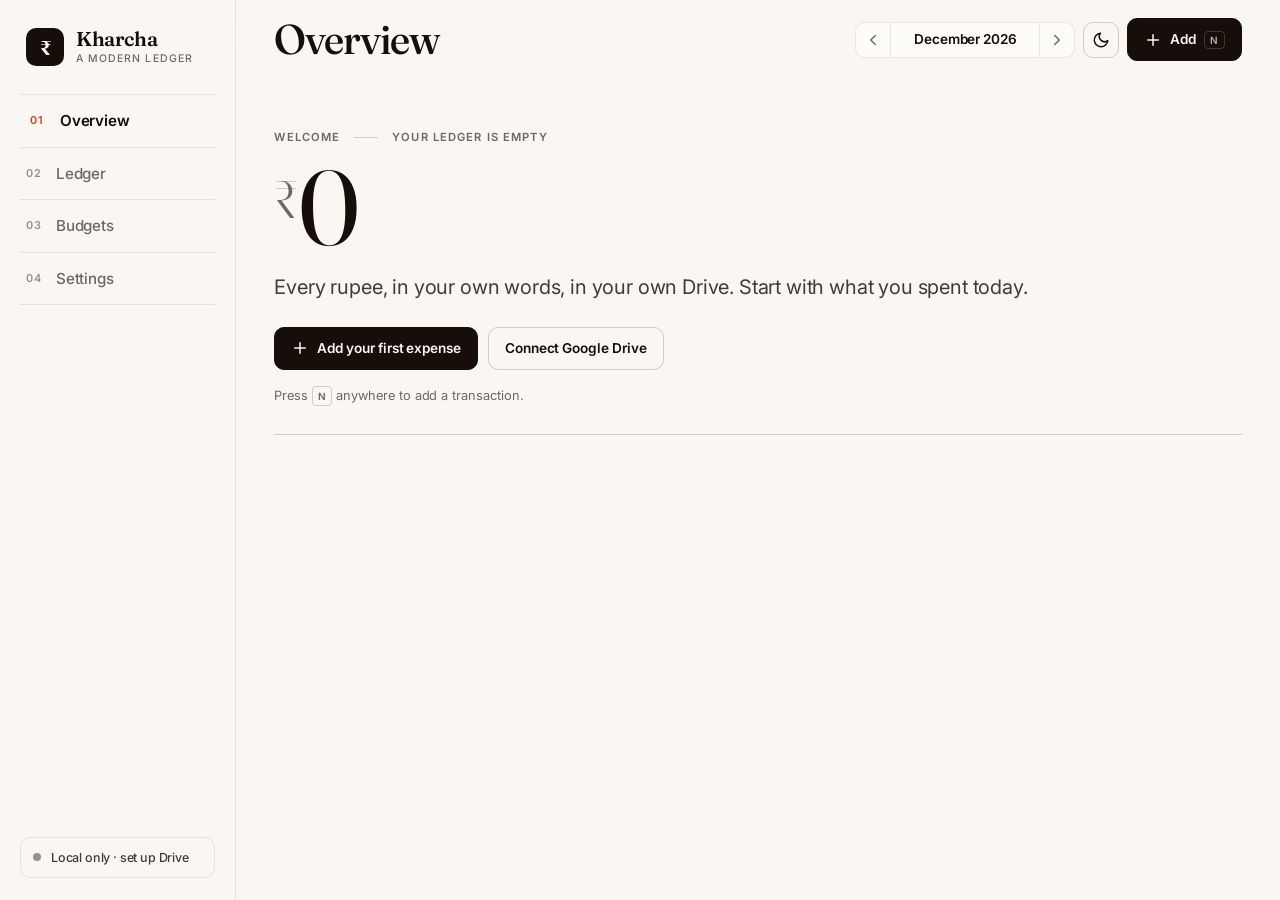
<file: index.html>
<!doctype html>
<html lang="en" data-theme="light">
<head>
  <meta charset="utf-8">
  <meta name="viewport" content="width=device-width, initial-scale=1, viewport-fit=cover">
  <title>Kharcha — Expense Manager</title>
  <meta name="description" content="A fast, private expense manager that keeps your data in your own Google Drive.">
  <meta name="color-scheme" content="light dark">
  <meta name="theme-color" content="#6d5dfc">
  <link rel="icon" href="data:image/svg+xml,%3Csvg xmlns='http://www.w3.org/2000/svg' viewBox='0 0 64 64'%3E%3Crect width='64' height='64' rx='16' fill='%236d5dfc'/%3E%3Cpath d='M20 44V20h8l8 14 8-14h8v24h-7V31l-9 15-9-15v13z' fill='white'/%3E%3C/svg%3E">
  <link rel="preconnect" href="https://fonts.googleapis.com">
  <link rel="preconnect" href="https://fonts.gstatic.com" crossorigin>
  <link href="https://fonts.googleapis.com/css2?family=Fraunces:ital,opsz,wght@0,9..144,300..700;1,9..144,300..700&family=Inter:wght@400;500;600;700&display=swap" rel="stylesheet">
  <link rel="stylesheet" href="css/styles.css">
</head>
<body>
  <div id="app" class="app">
    <aside class="sidebar">
      <a class="brand" href="#/dashboard">
        <span class="brand-mark">₹</span>
        <span class="brand-text">Kharcha<small>a modern ledger</small></span>
      </a>
      <nav class="nav" id="side-nav">
        <a href="#/dashboard" data-route="dashboard"><span class="nav-idx">01</span><span>Overview</span></a>
        <a href="#/transactions" data-route="transactions"><span class="nav-idx">02</span><span>Ledger</span></a>
        <a href="#/budgets" data-route="budgets"><span class="nav-idx">03</span><span>Budgets</span></a>
        <a href="#/settings" data-route="settings"><span class="nav-idx">04</span><span>Settings</span></a>
      </nav>
      <div class="sidebar-foot">
        <button class="sync-pill" id="sync-pill" type="button" title="Google Drive sync status">
          <span class="sync-dot"></span><span class="sync-text">Not connected</span>
        </button>
        <div class="user-chip" id="user-chip" hidden></div>
      </div>
    </aside>

    <main class="main">
      <header class="topbar">
        <div class="topbar-left">
          <h1 class="page-title" id="page-title">Dashboard</h1>
        </div>
        <div class="topbar-right">
          <div class="month-nav" id="month-nav">
            <button class="btn-icon" data-action="month-prev" title="Previous month" type="button"><i data-icon="chevron-left"></i></button>
            <button class="month-label" data-action="month-today" title="Jump to current month" type="button" id="month-label">Month</button>
            <button class="btn-icon" data-action="month-next" title="Next month" type="button"><i data-icon="chevron-right"></i></button>
          </div>
          <button class="btn btn-ghost btn-theme" data-action="toggle-theme" title="Toggle theme" type="button"><i data-icon="moon"></i></button>
          <button class="btn btn-primary" data-action="new-tx" type="button"><i data-icon="plus"></i><span>Add</span><kbd>N</kbd></button>
        </div>
      </header>
      <section id="view" class="view" aria-live="polite"></section>
    </main>

    <nav class="bottomnav" id="bottom-nav">
      <a href="#/dashboard" data-route="dashboard"><i data-icon="home"></i><span>Overview</span></a>
      <a href="#/transactions" data-route="transactions"><i data-icon="list"></i><span>Ledger</span></a>
      <button class="fab" data-action="new-tx" type="button" aria-label="Add transaction"><i data-icon="plus"></i></button>
      <a href="#/budgets" data-route="budgets"><i data-icon="target"></i><span>Budgets</span></a>
      <a href="#/settings" data-route="settings"><i data-icon="settings"></i><span>Settings</span></a>
    </nav>
  </div>

  <div id="modal-root"></div>
  <div id="toast-root" aria-live="polite"></div>

  <script src="https://accounts.google.com/gsi/client" async defer></script>
  <script type="module" src="js/app.js"></script>
</body>
</html>
</file>
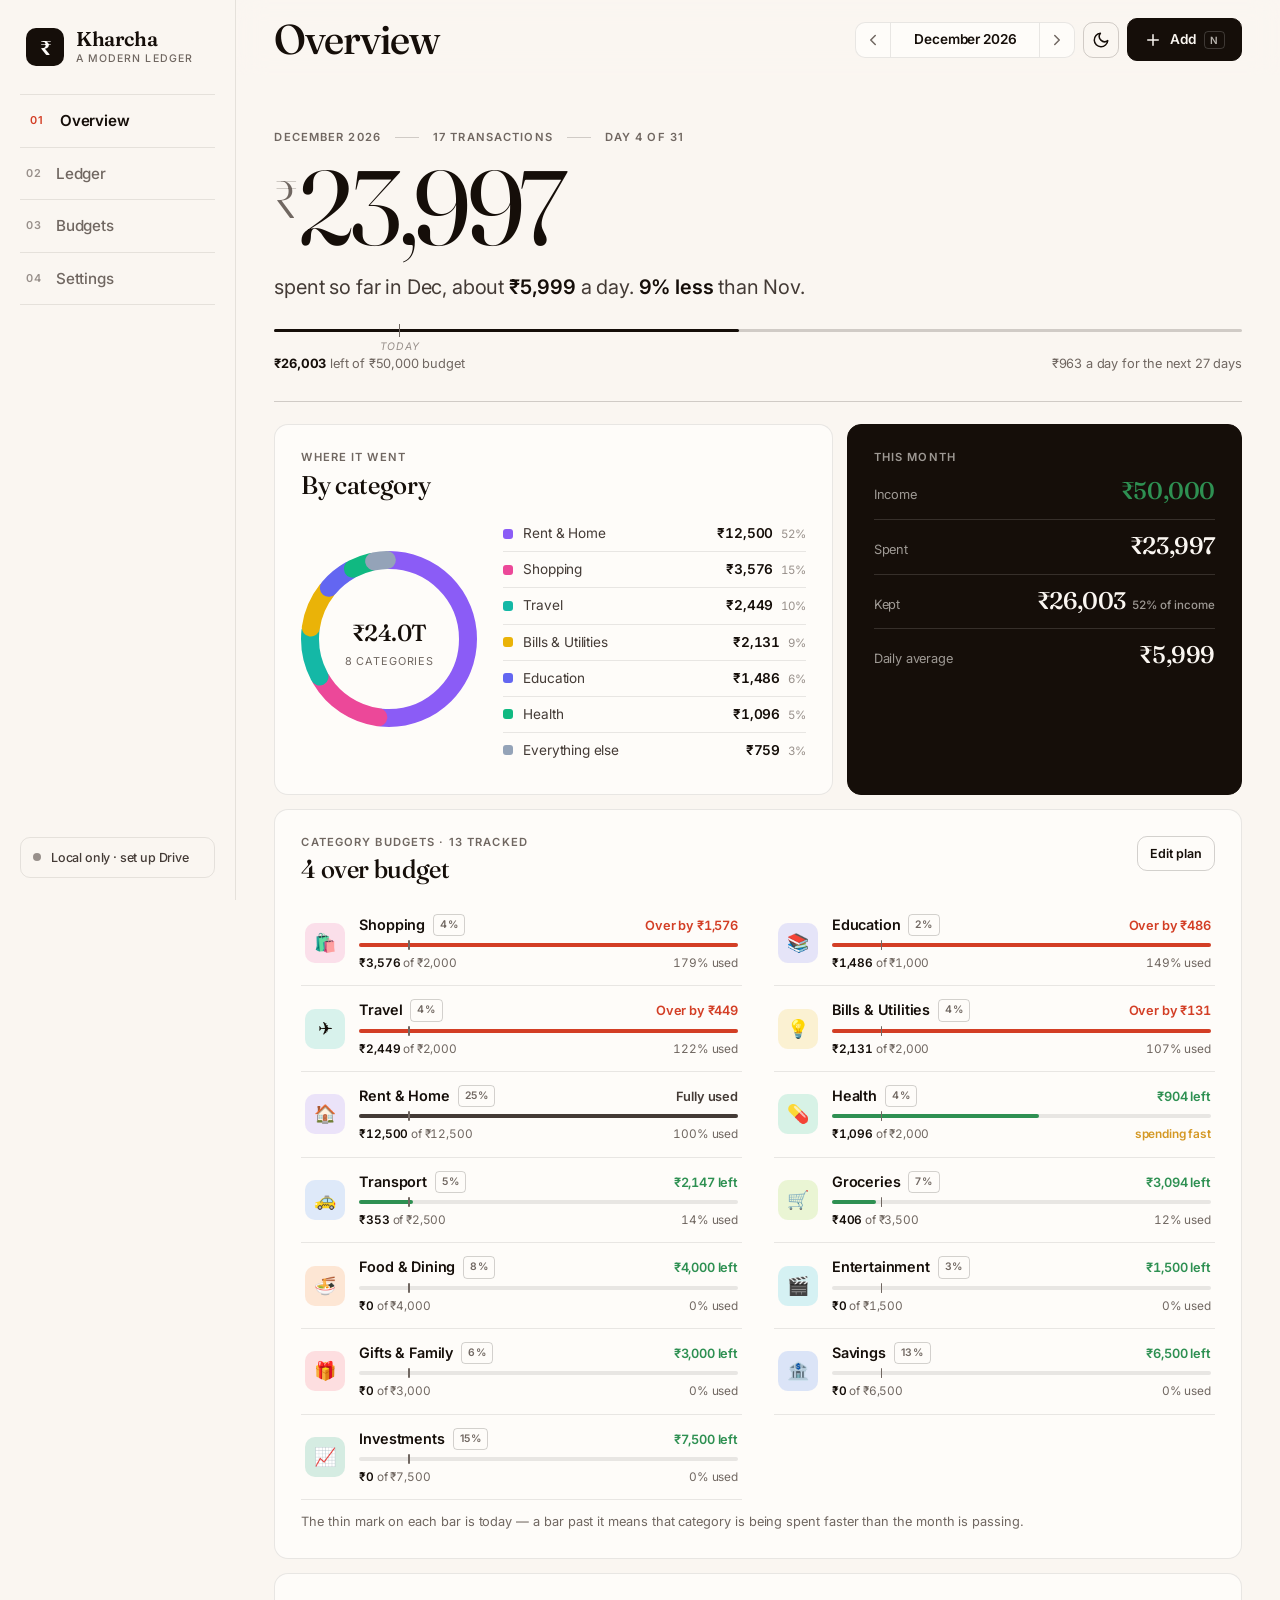
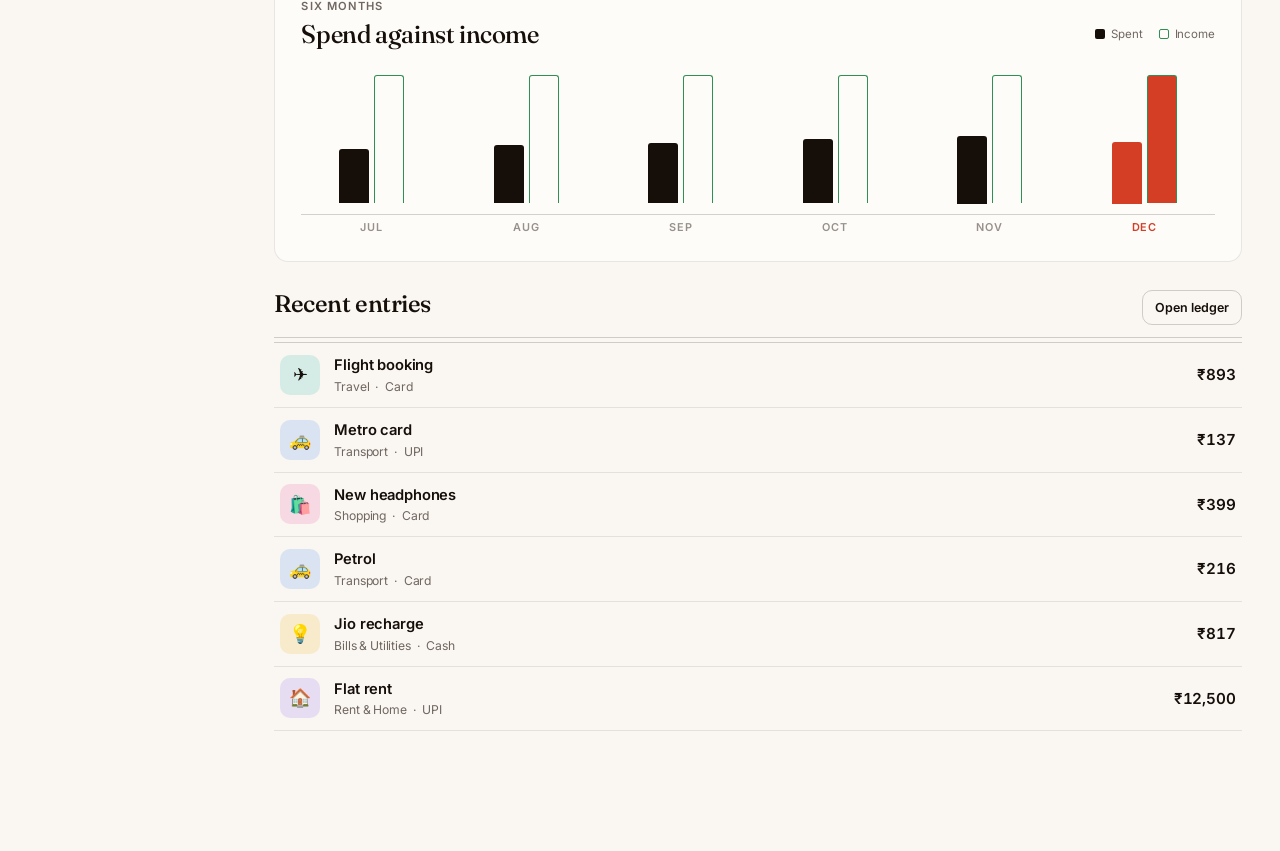
<file: seed-demo.html>
<!doctype html><meta charset="utf-8"><title>Seeding demo data…</title>
<script>
// Dev helper: fills the app with sample data, then opens it. Safe to delete.
const qs = new URLSearchParams(location.search);
if (!qs.has('force') && localStorage.getItem('kharcha:data') && !confirm('Replace the data in this browser with demo data?')) { location.replace('/'); throw new Error('cancelled'); }
const cats = ['food','groceries','transport','shopping','bills','rent','health','fun','travel','education','gifts'];
const notes = {food:['Lunch with team','Swiggy dinner','Chai & snacks','Pizza night'],groceries:['BigBasket','Weekly veggies','DMart run'],transport:['Uber to office','Metro card','Petrol'],shopping:['Myntra order','New headphones','Amazon'],bills:['Electricity bill','Jio recharge','Internet'],rent:['Flat rent','Maintenance'],health:['Pharmacy','Gym membership'],fun:['Movie tickets','Netflix','Concert'],travel:['Train to Surat','Flight booking'],education:['Udemy course','Books'],gifts:['Birthday gift','Diwali sweets']};
const amt = {food:[100,600],groceries:[200,900],transport:[50,400],shopping:[300,2500],bills:[200,900],rent:[12500,12500],health:[150,900],fun:[150,700],travel:[400,2500],education:[200,1200],gifts:[300,1500]};
const r=(a,b)=>Math.round(a+Math.random()*(b-a)); const pad=n=>String(n).padStart(2,'0');
const tx=[]; const now=new Date();
for(let mo=5; mo>=0; mo--){ const d=new Date(now.getFullYear(), now.getMonth()-mo, 1); const y=d.getFullYear(), m=d.getMonth()+1; const days= mo===0? now.getDate() : new Date(y,m,0).getDate();
  tx.push({id:`sal-${y}${m}`,type:'income',amount:50000,category:'salary',date:`${y}-${pad(m)}-01`,note:'Monthly salary',method:'Net Banking',updatedAt:Date.now(),createdAt:Date.now()});
  tx.push({id:`rent-${y}${m}`,type:'expense',amount:12500,category:'rent',date:`${y}-${pad(m)}-03`,note:'Flat rent',method:'UPI',updatedAt:Date.now(),createdAt:Date.now()});
  for(let i=0;i<r(14,20);i++){ const c=cats[r(0,cats.length-1)]; if(c==='rent')continue; const n=notes[c]; const [lo,hi]=amt[c];
    tx.push({id:`${y}${m}-${i}-${Math.random().toString(36).slice(2,8)}`,type:'expense',amount:r(lo,hi),category:c,date:`${y}-${pad(m)}-${pad(r(1,days))}`,note:n[r(0,n.length-1)],method:['UPI','UPI','Card','Cash'][r(0,3)],updatedAt:Date.now(),createdAt:Date.now()});
  }
}
const plan={rent:25,groceries:7,food:8,transport:5,bills:4,health:4,travel:4,gifts:6,shopping:4,fun:3,education:2,savings:13,investments:15}; const base=50000; const budgets={}; let tot=0; for(const [k,v] of Object.entries(plan)){budgets[k]=Math.round(base*v/100/10)*10; tot+=budgets[k];} budgets._total=tot;
const data={version:1,transactions:tx,categories:[],budgets,budgetsUpdatedAt:Date.now(),budgetPlan:{base,allocations:plan,updatedAt:Date.now()},settings:{currency:'INR',locale:'en-IN',updatedAt:0}};
localStorage.setItem('kharcha:data', JSON.stringify(data));
localStorage.setItem('kharcha:prefs', JSON.stringify({theme: new URLSearchParams(location.search).get('theme')||'light', clientId:'', month:`${now.getFullYear()}-${pad(now.getMonth()+1)}`, lastMethod:'UPI', txScope:'month'}));
location.replace('/' + (qs.has('open') ? '?open=' + qs.get('open') : '') + (location.hash||'#/dashboard'));
</script>
</file>
<file: css/styles.css>
/* ═══════════════════════════════════════════════════════════════════
   Kharcha — design system
   Concept: a modern bahi-khata. Paper, ink, one vermilion accent.
   Type: Fraunces (display) + Inter (body, tabular numbers).
   ═══════════════════════════════════════════════════════════════════ */

:root {
  --font-display: 'Fraunces', 'Iowan Old Style', Georgia, serif;
  --font-body: 'Inter', system-ui, -apple-system, 'Segoe UI', sans-serif;

  /* paper & ink (light) */
  --bg: oklch(0.975 0.008 80);
  --bg-deep: oklch(0.955 0.01 80);
  --surface: oklch(0.992 0.004 80);
  --surface-2: oklch(0.965 0.008 80);
  --ink: oklch(0.17 0.015 55);
  --ink-2: oklch(0.36 0.015 55);
  --ink-3: oklch(0.52 0.015 55);
  --ink-4: oklch(0.66 0.012 55);
  --line: oklch(0.17 0.015 55 / 0.09);
  --line-strong: oklch(0.17 0.015 55 / 0.18);

  /* accents — exactly two */
  --accent: oklch(0.58 0.19 32);           /* vermilion / sindoor */
  --accent-ink: oklch(0.99 0.004 80);
  --accent-soft: oklch(0.58 0.19 32 / 0.10);
  --income: oklch(0.58 0.13 152);          /* moss green */
  --income-soft: oklch(0.58 0.13 152 / 0.12);
  --warn: oklch(0.72 0.14 78);
  --warn-soft: oklch(0.72 0.14 78 / 0.16);

  /* legacy aliases used by components */
  --text: var(--ink); --text-2: var(--ink-2); --muted: var(--ink-3); --border: var(--line);
  --primary: var(--accent); --primary-soft: var(--accent-soft); --success: var(--income); --success-soft: var(--income-soft);
  --danger: var(--accent); --danger-soft: var(--accent-soft); --surface-3: var(--surface-2);

  --shadow: 0 1px 0 oklch(0.17 0.015 55 / 0.04), 0 18px 40px -28px oklch(0.17 0.015 55 / 0.35);
  --shadow-lg: 0 40px 90px -40px oklch(0.17 0.015 55 / 0.5);

  --r-xs: 6px; --r-sm: 10px; --r: 14px; --r-lg: 20px;
  --sidebar-w: 236px;
  --gutter: clamp(16px, 3vw, 40px);

  --ease-out: cubic-bezier(0.16, 1, 0.3, 1);
  --ease-in-out: cubic-bezier(0.76, 0, 0.24, 1);
  --ease-back: cubic-bezier(0.34, 1.56, 0.64, 1);
  --d-micro: 150ms; --d-sm: 250ms; --d-md: 400ms; --d-lg: 650ms;

  --t-display: clamp(3.2rem, 7vw + 1rem, 7rem);
  --t-h1: clamp(1.9rem, 2.2vw + 1rem, 2.6rem);
  --t-h2: clamp(1.25rem, 1vw + 0.8rem, 1.6rem);
  --t-body: 0.95rem;
  --t-label: 0.7rem;
}
html[data-theme="dark"] {
  --bg: oklch(0.17 0.012 60);
  --bg-deep: oklch(0.15 0.012 60);
  --surface: oklch(0.205 0.012 60);
  --surface-2: oklch(0.245 0.012 60);
  --ink: oklch(0.95 0.008 80);
  --ink-2: oklch(0.80 0.01 80);
  --ink-3: oklch(0.64 0.012 80);
  --ink-4: oklch(0.50 0.012 80);
  --line: oklch(0.95 0.008 80 / 0.09);
  --line-strong: oklch(0.95 0.008 80 / 0.18);
  --accent: oklch(0.70 0.15 32);
  --accent-ink: oklch(0.15 0.012 60);
  --accent-soft: oklch(0.70 0.15 32 / 0.14);
  --income: oklch(0.72 0.12 152);
  --income-soft: oklch(0.72 0.12 152 / 0.14);
  --warn: oklch(0.80 0.12 80);
  --warn-soft: oklch(0.80 0.12 80 / 0.16);
  --shadow: 0 1px 0 oklch(1 0 0 / 0.03), 0 20px 50px -30px oklch(0 0 0 / 0.8);
  --shadow-lg: 0 40px 90px -40px oklch(0 0 0 / 0.9);
}

/* ───────────── base ───────────── */
*, *::before, *::after { box-sizing: border-box; }
html { -webkit-text-size-adjust: 100%; scroll-behavior: smooth; }
body {
  margin: 0; min-height: 100dvh;
  font-family: var(--font-body); font-size: var(--t-body); line-height: 1.55; letter-spacing: -0.011em;
  color: var(--ink); background: var(--bg);
  -webkit-font-smoothing: antialiased; text-rendering: optimizeLegibility;
  transition: background-color var(--d-md) var(--ease-out), color var(--d-md) var(--ease-out);
}
a { color: inherit; text-decoration: none; }
button { font: inherit; color: inherit; cursor: pointer; letter-spacing: inherit; }
input, select, textarea { font: inherit; color: inherit; letter-spacing: inherit; }
h1, h2, h3, h4, p { margin: 0; }
h1, h2, h3 { font-weight: 600; letter-spacing: -0.02em; text-wrap: balance; }
h2 { font-size: var(--t-h2); line-height: 1.15; }
h3 { font-size: 1.05rem; line-height: 1.25; }
.serif { font-family: var(--font-display); font-weight: 500; font-variation-settings: 'opsz' 72; letter-spacing: -0.015em; }
.serif i, .serif em { font-style: italic; font-weight: 400; }
.num { font-variant-numeric: tabular-nums; }
.eyebrow, .label {
  font-size: var(--t-label); font-weight: 600; letter-spacing: 0.1em; text-transform: uppercase; color: var(--ink-3); line-height: 1.2;
}
.hint { font-size: 0.8rem; color: var(--ink-3); letter-spacing: -0.005em; }
.hint a, .link { color: var(--accent); font-weight: 600; }
code { font-family: ui-monospace, 'JetBrains Mono', Menlo, monospace; font-size: 0.8em; padding: 1px 6px; border-radius: 5px; background: var(--surface-2); }
kbd { font: 600 10px/1 var(--font-body); padding: 3px 5px; border-radius: 4px; border: 1px solid var(--line-strong); color: var(--ink-3); letter-spacing: 0.04em; }
i[data-icon], .icon { display: inline-flex; width: 18px; height: 18px; flex: none; }
i[data-icon] svg, .icon svg { width: 100%; height: 100%; }
[hidden] { display: none !important; }
::selection { background: var(--accent); color: var(--accent-ink); }
:focus-visible { outline: 2px solid var(--accent); outline-offset: 2px; border-radius: 4px; }

/* ───────────── shell ───────────── */
.app { display: grid; grid-template-columns: var(--sidebar-w) 1fr; min-height: 100dvh; }
.sidebar {
  position: sticky; top: 0; height: 100dvh;
  display: flex; flex-direction: column; gap: 28px;
  padding: 28px 20px 22px;
  border-right: 1px solid var(--line);
  background: var(--bg);
}
.brand { display: flex; align-items: center; gap: 12px; padding: 0 6px; }
.brand-mark {
  width: 38px; height: 38px; border-radius: 10px; display: grid; place-items: center;
  font-family: var(--font-display); font-weight: 600; font-size: 20px;
  color: var(--accent-ink); background: var(--ink);
}
.brand-text { display: flex; flex-direction: column; font-family: var(--font-display); font-weight: 600; font-size: 20px; line-height: 1; letter-spacing: -0.02em; gap: 5px; }
.brand-text small { font-family: var(--font-body); font-weight: 500; font-size: 10.5px; color: var(--ink-3); letter-spacing: 0.1em; text-transform: uppercase; }
.nav { display: flex; flex-direction: column; border-top: 1px solid var(--line); }
.nav a {
  display: grid; grid-template-columns: 30px 1fr; align-items: center;
  padding: 14px 6px; border-bottom: 1px solid var(--line);
  color: var(--ink-3); font-weight: 500; font-size: 0.95rem;
  transition: color var(--d-sm) var(--ease-out), padding-left var(--d-md) var(--ease-out);
}
.nav a .nav-idx { font-size: 0.68rem; font-weight: 600; letter-spacing: 0.08em; color: var(--ink-4); transition: color var(--d-sm); }
.nav a:hover { color: var(--ink); }
.nav a.active { color: var(--ink); font-weight: 600; padding-left: 10px; }
.nav a.active .nav-idx { color: var(--accent); }
.sidebar-foot { margin-top: auto; display: flex; flex-direction: column; gap: 12px; }
.sync-pill {
  display: flex; align-items: center; gap: 10px; width: 100%;
  padding: 10px 12px; border-radius: var(--r-sm);
  border: 1px solid var(--line); background: transparent;
  font-size: 0.78rem; font-weight: 500; color: var(--ink-2); text-align: left;
  transition: border-color var(--d-sm), background var(--d-sm);
}
.sync-pill:hover { border-color: var(--line-strong); background: var(--surface); }
.sync-dot { width: 8px; height: 8px; border-radius: 50%; background: var(--ink-4); flex: none; }
[data-status="connected"] .sync-dot { background: var(--income); box-shadow: 0 0 0 4px var(--income-soft); }
[data-status="syncing"] .sync-dot, [data-status="connecting"] .sync-dot { background: var(--accent); animation: pulse 1s infinite; }
[data-status="error"] .sync-dot, [data-status="reconnect"] .sync-dot { background: var(--warn); }
.user-chip { display: flex; align-items: center; gap: 10px; padding: 0 4px; }
.user-chip img { width: 28px; height: 28px; border-radius: 50%; }
.user-chip .u-name { font-size: 0.8rem; font-weight: 600; line-height: 1.2; }
.user-chip .u-mail { font-size: 0.7rem; color: var(--ink-3); overflow: hidden; text-overflow: ellipsis; white-space: nowrap; max-width: 150px; }

.main { display: flex; flex-direction: column; min-width: 0; }
.topbar {
  position: sticky; top: 0; z-index: 20;
  display: flex; align-items: center; justify-content: space-between; gap: 12px;
  padding: 18px var(--gutter) 14px;
  background: color-mix(in oklch, var(--bg) 82%, transparent);
  backdrop-filter: blur(14px); -webkit-backdrop-filter: blur(14px);
}
.page-title { font-family: var(--font-display); font-weight: 500; font-size: var(--t-h1); line-height: 1; letter-spacing: -0.025em; font-variation-settings: 'opsz' 72; }
.topbar-right { display: flex; align-items: center; gap: 8px; }
.month-nav { display: flex; align-items: center; gap: 0; border: 1px solid var(--line); border-radius: var(--r-sm); background: var(--surface); }
.month-nav .btn-icon { width: 34px; height: 34px; border-radius: 0; }
.month-label { border: 0; border-left: 1px solid var(--line); border-right: 1px solid var(--line); background: transparent; padding: 0 12px; height: 34px; font-weight: 600; font-size: 0.85rem; min-width: 150px; letter-spacing: -0.01em; }
.month-label:hover { background: var(--surface-2); }
.view { padding: 8px var(--gutter) 120px; max-width: 1180px; width: 100%; margin: 0 auto; }

/* ───────────── buttons & inputs ───────────── */
.btn {
  position: relative; display: inline-flex; align-items: center; gap: 8px;
  padding: 10px 16px; border-radius: var(--r-sm);
  border: 1px solid var(--line-strong); font-weight: 600; font-size: 0.85rem; letter-spacing: -0.005em;
  background: var(--surface); color: var(--ink); white-space: nowrap; overflow: hidden; isolation: isolate;
  transition: transform var(--d-micro) var(--ease-out), border-color var(--d-sm), background var(--d-sm), color var(--d-sm);
}
.btn:active { transform: scale(0.98); }
.btn:disabled { opacity: .5; cursor: not-allowed; }
.btn-primary { background: var(--ink); color: var(--bg); border-color: var(--ink); }
.btn-primary::before { content: ''; position: absolute; inset: 0; z-index: -1; background: var(--accent); transform: scaleX(0); transform-origin: right; transition: transform var(--d-md) var(--ease-out); }
.btn-primary:hover::before { transform: scaleX(1); transform-origin: left; }
.btn-primary:hover { color: var(--accent-ink); border-color: var(--accent); }
.btn-primary kbd { border-color: oklch(1 0 0 / 0.25); color: inherit; opacity: .7; }
.btn-ghost { background: transparent; }
.btn-ghost:hover { background: var(--surface); border-color: var(--ink-3); }
.btn-soft { background: var(--accent-soft); color: var(--accent); border-color: transparent; }
.btn-soft:hover { background: var(--accent); color: var(--accent-ink); }
.btn-danger { background: transparent; color: var(--accent); border-color: var(--accent-soft); }
.btn-danger:hover { background: var(--accent); color: var(--accent-ink); }
.btn-sm { padding: 7px 12px; font-size: 0.78rem; }
.btn-icon { width: 34px; height: 34px; display: inline-grid; place-items: center; border-radius: var(--r-xs); border: 0; background: transparent; color: var(--ink-3); transition: background var(--d-sm), color var(--d-sm); }
.btn-icon:hover { background: var(--surface-2); color: var(--ink); }
.btn-theme { width: 36px; height: 36px; padding: 0; justify-content: center; }
.btn-theme span { display: none; }

.input, .select, textarea.input {
  width: 100%; padding: 10px 12px;
  border-radius: var(--r-sm); border: 1px solid var(--line-strong);
  background: var(--surface); color: var(--ink); outline: none;
  transition: border-color var(--d-sm), box-shadow var(--d-sm);
}
.input:focus, .select:focus, textarea.input:focus { border-color: var(--ink); box-shadow: 0 0 0 3px var(--accent-soft); }
.input::placeholder { color: var(--ink-4); }
.select { appearance: none; padding-right: 34px;
  background-image: url("data:image/svg+xml,%3Csvg xmlns='http://www.w3.org/2000/svg' width='16' height='16' viewBox='0 0 24 24' fill='none' stroke='%23888' stroke-width='2' stroke-linecap='round' stroke-linejoin='round'%3E%3Cpath d='m6 9 6 6 6-6'/%3E%3C/svg%3E");
  background-repeat: no-repeat; background-position: right 10px center; }
.field { display: flex; flex-direction: column; gap: 7px; }
.row2 { display: grid; grid-template-columns: 1fr 1fr; gap: 14px; }
.seg { display: inline-flex; padding: 3px; border-radius: var(--r-sm); background: var(--surface-2); gap: 2px; border: 1px solid var(--line); }
.seg-btn { padding: 7px 13px; border-radius: 7px; border: 0; background: transparent; font-weight: 600; font-size: 0.8rem; color: var(--ink-3); transition: background var(--d-sm), color var(--d-sm); }
.seg-btn.active { background: var(--ink); color: var(--bg); }
.search { position: relative; }
.search i { position: absolute; left: 12px; top: 50%; transform: translateY(-50%); color: var(--ink-4); pointer-events: none; }
.search .input { padding-left: 38px; }
.chips { display: flex; gap: 8px; flex-wrap: wrap; }
.chip { padding: 7px 12px; border-radius: 999px; border: 1px solid var(--line-strong); background: transparent; font-size: 0.8rem; font-weight: 600; color: var(--ink-2); transition: all var(--d-sm) var(--ease-out); }
.chip:hover { border-color: var(--ink); }
.chip.active { border-color: var(--ink); background: var(--ink); color: var(--bg); }

/* ───────────── surfaces ───────────── */
.card { background: var(--surface); border: 1px solid var(--line); border-radius: var(--r); padding: clamp(18px, 2.2vw, 26px); }
.card-head { display: flex; align-items: flex-start; justify-content: space-between; gap: 12px; margin-bottom: 16px; }
.card-head .sub { font-size: 0.8rem; color: var(--ink-3); margin-top: 3px; }
.section { margin-top: 28px; }
.section-head { display: flex; align-items: baseline; justify-content: space-between; gap: 12px; padding-bottom: 12px; border-bottom: 1px solid var(--line-strong); margin-bottom: 4px; }
.section-head h2 { font-family: var(--font-display); font-weight: 500; font-size: 1.5rem; }
.grid { display: grid; gap: 14px; }
.grid-2 { grid-template-columns: 1.1fr .9fr; }

/* ───────────── hero (statement) ───────────── */
.hero { padding: clamp(18px, 4vw, 48px) 0 clamp(16px, 2.5vw, 28px); border-bottom: 1px solid var(--line-strong); }
.hero .eyebrow { margin-bottom: 14px; display: flex; gap: 14px; align-items: center; }
.hero .eyebrow .sep { width: 24px; height: 1px; background: var(--line-strong); }
.hide-sm { display: inline-flex; align-items: center; gap: 14px; }
.hero-amount {
  font-family: var(--font-display); font-weight: 400; font-variation-settings: 'opsz' 144;
  font-size: var(--t-display); line-height: 0.92; letter-spacing: -0.035em; font-variant-numeric: tabular-nums;
  color: var(--ink);
}
.hero-amount .cur { font-size: 0.5em; vertical-align: 0.5em; margin-right: 0.08em; color: var(--ink-3); font-weight: 300; }
.hero-line { margin-top: 16px; font-size: clamp(1rem, 1.1vw + 0.5rem, 1.25rem); color: var(--ink-2); max-width: 60ch; text-wrap: pretty; }
.hero-line b { color: var(--ink); font-weight: 600; }
.hero-line .up { color: var(--accent); } .hero-line .down { color: var(--income); }
.hero-track { margin-top: 26px; display: grid; gap: 8px; }
.hero-track .track { position: relative; height: 3px; background: var(--line-strong); border-radius: 2px; overflow: visible; }
.hero-track .track > span { position: absolute; left: 0; top: 0; height: 100%; width: 0; background: var(--ink); transition: width 1.2s var(--ease-out); border-radius: 2px; }
.hero-track .track.warn > span { background: var(--warn); }
.hero-track .track.over > span { background: var(--accent); }
.hero-track .track .mark { position: absolute; top: -5px; width: 1px; height: 13px; background: var(--ink-3); }
.hero-track .track .mark::after { content: attr(data-l); position: absolute; top: 15px; left: 50%; transform: translateX(-50%); font-size: 0.65rem; letter-spacing: 0.08em; text-transform: uppercase; color: var(--ink-4); white-space: nowrap; }
.hero-track .meta { display: flex; justify-content: space-between; font-size: 0.8rem; color: var(--ink-3); margin-top: 14px; }
.hero-track .meta b { color: var(--ink); }

/* ───────────── bento ───────────── */
.bento { display: grid; grid-template-columns: repeat(12, 1fr); gap: 14px; margin-top: 22px; }
.tile { background: var(--surface); border: 1px solid var(--line); border-radius: var(--r); padding: clamp(18px, 2.2vw, 26px); min-width: 0; animation: rise var(--d-lg) var(--ease-out) both; }
.tile:nth-child(1) { animation-delay: 60ms; } .tile:nth-child(2) { animation-delay: 120ms; } .tile:nth-child(3) { animation-delay: 180ms; } .tile:nth-child(4) { animation-delay: 240ms; }
.tile-7 { grid-column: span 7; } .tile-5 { grid-column: span 5; } .tile-12 { grid-column: span 12; } .tile-4 { grid-column: span 4; }
.tile-ink { background: var(--ink); color: var(--bg); border-color: var(--ink); }
.tile-ink .eyebrow, .tile-ink .hint { color: oklch(from var(--bg) l c h / 0.6); }
.tile-ink .kpi { border-color: oklch(from var(--bg) l c h / 0.14); }
.kpi-list { display: flex; flex-direction: column; }
.kpi { display: flex; align-items: baseline; justify-content: space-between; gap: 12px; padding: 14px 0; border-bottom: 1px solid var(--line); }
.kpi:first-child { padding-top: 0; } .kpi:last-child { border-bottom: 0; padding-bottom: 0; }
.kpi .k { font-size: 0.8rem; color: var(--ink-3); }
.tile-ink .kpi .k { color: oklch(from var(--bg) l c h / 0.6); }
.kpi .v { font-family: var(--font-display); font-weight: 500; font-size: 1.5rem; letter-spacing: -0.02em; font-variant-numeric: tabular-nums; line-height: 1; }
.kpi .v.income { color: var(--income); }
.kpi .v small { font-family: var(--font-body); font-size: 0.72rem; color: var(--ink-3); margin-left: 6px; font-weight: 500; letter-spacing: 0; }
.tile-ink .kpi .v small { color: oklch(from var(--bg) l c h / 0.6); }

/* donut */
.donut-wrap { display: flex; align-items: center; gap: 26px; }
.donut { width: 176px; height: 176px; flex: none; }
.donut-seg { transition: stroke-dasharray 1s var(--ease-out); }
.donut-center { position: relative; }
.donut-center .dc { position: absolute; inset: 0; display: grid; place-items: center; text-align: center; pointer-events: none; }
.donut-center .dc b { font-family: var(--font-display); font-weight: 500; font-size: 1.45rem; letter-spacing: -0.02em; font-variant-numeric: tabular-nums; }
.donut-center .dc small { display: block; font-size: 0.68rem; letter-spacing: 0.08em; text-transform: uppercase; color: var(--ink-3); margin-top: 2px; }
.legend { display: flex; flex-direction: column; flex: 1; min-width: 0; }
.legend-item { display: grid; grid-template-columns: 10px 1fr auto; align-items: center; gap: 10px; font-size: 0.85rem; padding: 7px 0; border-bottom: 1px solid var(--line); }
.legend-item:last-child { border-bottom: 0; }
.legend-item .sw { width: 10px; height: 10px; border-radius: 3px; }
.legend-item .nm { overflow: hidden; text-overflow: ellipsis; white-space: nowrap; color: var(--ink-2); }
.legend-item .amt { font-weight: 600; font-variant-numeric: tabular-nums; }
.legend-item .pct { color: var(--ink-4); font-size: 0.72rem; margin-left: 8px; font-variant-numeric: tabular-nums; }

/* bars */
.bars { display: grid; grid-auto-flow: column; grid-auto-columns: 1fr; gap: 14px; height: var(--h, 170px); align-items: end; padding-top: 10px; border-bottom: 1px solid var(--line-strong); }
.bar-col { display: flex; flex-direction: column; align-items: center; gap: 10px; height: 100%; }
.bar-stack { flex: 1; width: 100%; display: flex; align-items: flex-end; justify-content: center; gap: 5px; }
.bar { width: 40%; max-width: 30px; border-radius: 3px 3px 0 0; background: var(--ink); transform-origin: bottom; animation: growBar var(--d-lg) var(--ease-out) both; position: relative; }
.bar.income { background: transparent; border: 1.5px solid var(--income); border-bottom: 0; }
.bar-col.current .bar { background: var(--accent); }
.bar-label { font-size: 0.68rem; letter-spacing: 0.08em; text-transform: uppercase; color: var(--ink-4); font-weight: 600; margin-bottom: -22px; padding-top: 6px; }
.bar-col.current .bar-label { color: var(--accent); }
.bars-foot { height: 20px; }
.bar:hover::after { content: attr(data-tip); position: absolute; bottom: calc(100% + 6px); left: 50%; transform: translateX(-50%); background: var(--ink); color: var(--bg); font-size: 0.68rem; font-weight: 600; padding: 4px 8px; border-radius: 5px; white-space: nowrap; z-index: 2; }
.bar-legend { display: flex; gap: 16px; font-size: 0.72rem; color: var(--ink-3); margin-top: 26px; }
.bar-legend span::before { content: ''; display: inline-block; width: 10px; height: 10px; border-radius: 2px; margin-right: 6px; vertical-align: -1px; background: var(--ink); }
.bar-legend span.inc::before { background: transparent; border: 1.5px solid var(--income); }

/* ───────────── ledger (transactions) ───────────── */
.toolbar { display: flex; gap: 10px; align-items: center; flex-wrap: wrap; margin: 6px 0 18px; }
.toolbar .search { flex: 1; min-width: 220px; }
.toolbar .select { width: auto; min-width: 170px; }
.ledger-summary { display: flex; justify-content: space-between; align-items: baseline; padding: 0 0 10px; border-bottom: 1px solid var(--line-strong); }
.ledger-summary .n { font-size: 0.8rem; color: var(--ink-3); }
.ledger-summary .t { font-family: var(--font-display); font-size: 1.3rem; font-weight: 500; font-variant-numeric: tabular-nums; letter-spacing: -0.02em; }
.tx-group { margin-top: 22px; }
.tx-date { display: flex; justify-content: space-between; align-items: baseline; padding: 0 2px 8px; }
.tx-date span { font-size: var(--t-label); font-weight: 600; letter-spacing: 0.1em; text-transform: uppercase; color: var(--ink-3); }
.tx-date b { font-size: 0.8rem; color: var(--ink-3); font-variant-numeric: tabular-nums; font-weight: 500; }
.tx-list { display: flex; flex-direction: column; border-top: 1px solid var(--line-strong); }
.tx {
  display: grid; grid-template-columns: 40px 1fr auto; align-items: center; gap: 14px;
  padding: 12px 6px; border: 0; border-bottom: 1px solid var(--line); border-radius: 0;
  background: transparent; text-align: left; width: 100%;
  transition: background var(--d-sm) var(--ease-out), padding-left var(--d-md) var(--ease-out);
  animation: rise var(--d-md) var(--ease-out) both;
}
.tx:hover { background: var(--surface); padding-left: 12px; }
.tx-ico { width: 40px; height: 40px; border-radius: 10px; display: grid; place-items: center; font-size: 18px; flex: none; }
.tx-body { min-width: 0; }
.tx-title { font-weight: 600; overflow: hidden; text-overflow: ellipsis; white-space: nowrap; font-size: 0.92rem; }
.tx-sub { font-size: 0.76rem; color: var(--ink-3); display: flex; gap: 6px; align-items: center; margin-top: 1px; }
.tx-sub .dotsep::before { content: '·'; margin-right: 6px; }
.tx-amt { font-weight: 600; font-variant-numeric: tabular-nums; letter-spacing: -0.01em; white-space: nowrap; font-size: 0.95rem; }
.tx-amt.income { color: var(--income); } .tx-amt.income::before { content: '+'; }
.tx-list.compact .tx { padding: 10px 6px; }

/* ───────────── budgets ───────────── */
.budget-row { display: grid; grid-template-columns: 40px 1fr 130px; gap: 14px; align-items: center; padding: 14px 0; border-bottom: 1px solid var(--line); }
.budget-row:last-child { border-bottom: 0; }
.budget-row .b-name { font-weight: 600; font-size: 0.92rem; }
.budget-row .b-meta { font-size: 0.76rem; color: var(--ink-3); margin: 2px 0 8px; display: flex; justify-content: space-between; gap: 10px; }
.budget-row .b-meta b { color: var(--ink); font-variant-numeric: tabular-nums; }
.budget-row .input { text-align: right; padding: 8px 10px; font-variant-numeric: tabular-nums; }
.budget-row.over .b-meta b { color: var(--accent); }
.progress { height: 4px; border-radius: 2px; background: var(--line); overflow: hidden; }
.progress > span { display: block; height: 100%; border-radius: 2px; background: var(--ink); width: 0; transition: width 1s var(--ease-out); }
.progress.warn > span { background: var(--warn); } .progress.over > span { background: var(--accent); } .progress.ok > span { background: var(--income); }
.progress-lg { height: 6px; }
.cat-row { display: grid; grid-template-columns: 40px 1fr auto; gap: 12px; align-items: center; padding: 9px 0; border-bottom: 1px solid var(--line); }
.cat-row:last-child { border-bottom: 0; }
.cat-row .c-name { font-weight: 600; font-size: 0.9rem; }
.cat-row .c-sub { font-size: 0.74rem; color: var(--ink-3); }
.cat-row .actions { display: flex; gap: 2px; }

/* planner */
.planner { position: relative; overflow: hidden; }
.planner::before { content: ''; position: absolute; inset: 0 0 auto 0; height: 3px; background: linear-gradient(90deg, var(--accent), var(--income)); }
.planner-head { display: grid; grid-template-columns: 1fr auto; gap: 20px; align-items: end; margin-bottom: 22px; }
.planner-head h2 { font-family: var(--font-display); font-weight: 500; font-size: clamp(1.4rem, 1.6vw + 0.6rem, 2rem); margin-top: 8px; }
.planner-head p { margin-top: 6px; max-width: 52ch; }
.planner-base { display: grid; grid-template-columns: minmax(200px, 280px) 1fr; gap: 18px; align-items: end; padding: 18px 0; border-top: 1px solid var(--line); border-bottom: 1px solid var(--line); }
.amount-wrap { display: flex; align-items: center; gap: 6px; border: 1px solid var(--line-strong); border-radius: var(--r-sm); padding: 4px 12px; background: var(--surface); transition: border-color var(--d-sm), box-shadow var(--d-sm); }
.amount-wrap:focus-within { border-color: var(--ink); box-shadow: 0 0 0 3px var(--accent-soft); }
.amount-wrap .cur { font-family: var(--font-display); font-size: 1.4rem; color: var(--ink-3); font-weight: 400; }
.amount-wrap input { border: 0; background: transparent; outline: none; font-family: var(--font-display); font-weight: 500; font-size: 2rem; width: 100%; letter-spacing: -0.02em; padding: 2px 0; font-variant-numeric: tabular-nums; }
.amount-wrap.lg input { font-size: 2.6rem; } .amount-wrap.lg .cur { font-size: 1.8rem; }
.amount-wrap input::-webkit-outer-spin-button, .amount-wrap input::-webkit-inner-spin-button { -webkit-appearance: none; }
.amount-wrap input[type=number] { -moz-appearance: textfield; appearance: textfield; }
.alloc-bar { display: flex; height: 14px; border-radius: 4px; overflow: hidden; background: var(--line); margin-top: 22px; }
.alloc-bar span { display: block; height: 100%; transition: width var(--d-md) var(--ease-out); }
.alloc-meta { display: flex; justify-content: space-between; font-size: 0.8rem; color: var(--ink-3); margin-top: 10px; }
.alloc-meta b { color: var(--ink); font-variant-numeric: tabular-nums; }
.alloc-meta.over b { color: var(--accent); }
.alloc-rows { margin-top: 14px; }
.alloc-row { display: grid; grid-template-columns: 34px minmax(110px, 1.2fr) 2fr 84px 110px; gap: 14px; align-items: center; padding: 9px 0; border-bottom: 1px solid var(--line); }
.alloc-row:last-child { border-bottom: 0; }
.alloc-row .tx-ico { width: 34px; height: 34px; border-radius: 8px; font-size: 16px; }
.alloc-row .a-name { font-weight: 600; font-size: 0.88rem; overflow: hidden; text-overflow: ellipsis; white-space: nowrap; }
.alloc-row.zero .a-name { color: var(--ink-3); font-weight: 500; }
.alloc-row .a-pct { display: flex; align-items: center; gap: 4px; }
.alloc-row .a-pct input { width: 56px; padding: 6px 8px; text-align: right; }
.alloc-row .a-pct span { color: var(--ink-3); font-size: 0.8rem; }
.alloc-row .a-amt { text-align: right; font-weight: 600; font-variant-numeric: tabular-nums; font-size: 0.9rem; }
.alloc-row.zero .a-amt { color: var(--ink-4); font-weight: 500; }
input[type=range] { width: 100%; height: 22px; margin: 0; background: transparent; accent-color: var(--ink); cursor: pointer; }
input[type=range]::-webkit-slider-runnable-track { height: 3px; background: var(--line-strong); border-radius: 2px; }
input[type=range]::-webkit-slider-thumb { -webkit-appearance: none; appearance: none; width: 16px; height: 16px; border-radius: 50%; background: var(--ink); border: 3px solid var(--surface); box-shadow: 0 0 0 1px var(--line-strong); margin-top: -6.5px; transition: transform var(--d-micro); }
input[type=range]:hover::-webkit-slider-thumb { transform: scale(1.15); }
input[type=range]::-moz-range-track { height: 3px; background: var(--line-strong); border-radius: 2px; }
input[type=range]::-moz-range-thumb { width: 12px; height: 12px; border-radius: 50%; background: var(--ink); border: 3px solid var(--surface); }
.planner-foot { display: flex; justify-content: space-between; align-items: center; gap: 12px; margin-top: 20px; padding-top: 18px; border-top: 1px solid var(--line); flex-wrap: wrap; }

/* category chooser */
.cat-grid { display: grid; grid-template-columns: repeat(auto-fill, minmax(92px, 1fr)); gap: 8px; }
.cat-chip { display: flex; flex-direction: column; align-items: center; gap: 6px; padding: 10px 6px; border-radius: var(--r-sm); border: 1px solid var(--line); background: transparent; font-size: 0.72rem; font-weight: 600; color: var(--ink-2); transition: border-color var(--d-sm), background var(--d-sm), transform var(--d-micro) var(--ease-out); }
.cat-chip:hover { border-color: var(--ink-3); }
.cat-chip.active { border-color: var(--ink); background: var(--surface-2); color: var(--ink); }
.cat-chip .em { font-size: 18px; width: 32px; height: 32px; display: grid; place-items: center; border-radius: 8px; }
.cat-chip span { max-width: 100%; overflow: hidden; text-overflow: ellipsis; white-space: nowrap; }
.color-row { display: flex; gap: 8px; flex-wrap: wrap; }
.color-dot { width: 26px; height: 26px; border-radius: 50%; border: 3px solid transparent; cursor: pointer; transition: transform var(--d-micro) var(--ease-back); }
.color-dot.active { border-color: var(--ink); transform: scale(1.15); }

/* empty */
.empty { text-align: center; padding: clamp(40px, 8vw, 80px) 20px; color: var(--ink-3); }
.empty .em { font-size: 40px; margin-bottom: 12px; }
.empty h3 { font-family: var(--font-display); font-weight: 500; font-size: 1.6rem; color: var(--ink); margin-bottom: 8px; }
.empty .btn { margin-top: 18px; }

/* settings */
.settings-grid { display: grid; grid-template-columns: 1.15fr 1fr; gap: 14px; margin-top: 8px; }
.setting-row { display: flex; align-items: center; justify-content: space-between; gap: 16px; padding: 13px 0; border-bottom: 1px solid var(--line); }
.setting-row:last-child { border-bottom: 0; }
.setting-row .s-title { font-weight: 600; font-size: 0.9rem; }
.setting-row .s-desc { font-size: 0.76rem; color: var(--ink-3); margin-top: 2px; }
.setting-row .select { width: 180px; }
.status-line { display: flex; align-items: center; gap: 10px; padding: 12px 14px; border-radius: var(--r-sm); background: var(--surface-2); font-size: 0.85rem; }
details.steps { margin-top: 14px; border-top: 1px solid var(--line); }
details.steps summary { cursor: pointer; padding: 12px 0; font-weight: 600; font-size: 0.85rem; list-style: none; display: flex; justify-content: space-between; }
details.steps summary::after { content: '+'; color: var(--ink-3); } details[open].steps summary::after { content: '–'; }
details.steps ol { margin: 0 0 14px; padding-left: 20px; font-size: 0.85rem; color: var(--ink-2); display: flex; flex-direction: column; gap: 8px; }
.danger-zone { border-color: var(--accent-soft); }
.danger-zone h2 { color: var(--accent); }

/* ───────────── modal ───────────── */
.modal-backdrop { position: fixed; inset: 0; z-index: 50; background: oklch(0.17 0.015 55 / 0.45); backdrop-filter: blur(8px); display: grid; place-items: center; padding: 20px; animation: fadeIn var(--d-sm) var(--ease-out); }
html[data-theme="dark"] .modal-backdrop { background: oklch(0 0 0 / 0.6); }
.modal { width: min(560px, 100%); max-height: calc(100dvh - 40px); overflow: auto; background: var(--surface); border: 1px solid var(--line); border-radius: var(--r-lg); box-shadow: var(--shadow-lg); animation: popIn var(--d-md) var(--ease-out); }
.modal.sm { width: min(430px, 100%); }
.modal-head { display: flex; align-items: center; justify-content: space-between; padding: 20px 24px 0; }
.modal-head h2 { font-family: var(--font-display); font-weight: 500; font-size: 1.5rem; }
.modal-body { padding: 18px 24px; display: flex; flex-direction: column; gap: 16px; }
.modal-foot { display: flex; align-items: center; justify-content: flex-end; gap: 10px; padding: 0 24px 22px; }
.modal-foot .left { margin-right: auto; }
.modal-backdrop.closing { animation: fadeOut 180ms var(--ease-out) forwards; }
.modal-backdrop.closing .modal { animation: popOut 180ms var(--ease-out) forwards; }

/* ───────────── toast ───────────── */
#toast-root { position: fixed; bottom: 24px; left: 50%; transform: translateX(-50%); z-index: 100; display: flex; flex-direction: column; gap: 8px; align-items: center; pointer-events: none; }
.toast { display: flex; align-items: center; gap: 10px; padding: 11px 16px; border-radius: var(--r-sm); background: var(--ink); color: var(--bg); font-weight: 600; font-size: 0.82rem; box-shadow: var(--shadow-lg); animation: toastIn var(--d-md) var(--ease-out); pointer-events: auto; }
.toast.success { background: var(--income); color: oklch(0.99 0 0); }
.toast.error { background: var(--accent); color: var(--accent-ink); }
.toast.out { animation: toastOut var(--d-sm) var(--ease-out) forwards; }

.bottomnav { display: none; }

/* ───────────── motion ───────────── */
@keyframes rise { from { opacity: 0; transform: translateY(14px); } to { opacity: 1; transform: none; } }
@keyframes fadeIn { from { opacity: 0; } to { opacity: 1; } }
@keyframes fadeOut { to { opacity: 0; } }
@keyframes popIn { from { opacity: 0; transform: translateY(18px) scale(.985); } to { opacity: 1; transform: none; } }
@keyframes popOut { to { opacity: 0; transform: translateY(10px) scale(.985); } }
@keyframes toastIn { from { opacity: 0; transform: translateY(12px); } to { opacity: 1; transform: none; } }
@keyframes toastOut { to { opacity: 0; transform: translateY(8px); } }
@keyframes growBar { from { transform: scaleY(0); } to { transform: scaleY(1); } }
@keyframes pulse { 0%, 100% { opacity: 1; } 50% { opacity: .3; } }
.view > * { animation: rise var(--d-lg) var(--ease-out) both; }
.view > *:nth-child(2) { animation-delay: 80ms; } .view > *:nth-child(3) { animation-delay: 160ms; } .view > *:nth-child(4) { animation-delay: 240ms; }
@media (prefers-reduced-motion: reduce) {
  *, *::before, *::after { animation-duration: 1ms !important; animation-iteration-count: 1 !important; transition-duration: 1ms !important; }
  html { scroll-behavior: auto; }
}

/* ───────────── responsive ───────────── */
@media (max-width: 1100px) {
  .tile-7, .tile-5 { grid-column: span 12; }
  .tile-4 { grid-column: span 6; }
  .grid-2, .settings-grid { grid-template-columns: 1fr; }
}
@media (max-width: 860px) {
  .app { grid-template-columns: 1fr; }
  .sidebar { display: none; }
  .topbar { padding: 14px 16px 10px; }
  .view { padding: 4px 16px 120px; }
  .month-label { min-width: 0; font-size: 0.78rem; padding: 0 8px; }
  .btn-primary[data-action="new-tx"] { display: none; }
  .tile-4 { grid-column: span 12; }
  .budget-row { grid-template-columns: 40px 1fr; }
  .budget-row .input { grid-column: 2; }
  .donut-wrap { flex-direction: column; align-items: stretch; }
  .donut-center { margin: 0 auto; }
  .planner-head, .planner-base { grid-template-columns: 1fr; }
  .alloc-row { grid-template-columns: 34px 1fr 84px; grid-template-areas: 'ico name pct' 'ico range amt'; row-gap: 6px; }
  .alloc-row .tx-ico { grid-area: ico; } .alloc-row .a-name { grid-area: name; } .alloc-row input[type=range] { grid-area: range; }
  .alloc-row .a-pct { grid-area: pct; justify-content: flex-end; } .alloc-row .a-amt { grid-area: amt; }
  .bottomnav {
    position: fixed; bottom: 0; left: 0; right: 0; z-index: 30;
    display: grid; grid-template-columns: 1fr 1fr 72px 1fr 1fr; align-items: center;
    padding: 8px 8px calc(8px + env(safe-area-inset-bottom));
    background: color-mix(in oklch, var(--bg) 88%, transparent);
    backdrop-filter: blur(16px); -webkit-backdrop-filter: blur(16px); border-top: 1px solid var(--line);
  }
  .bottomnav a { display: flex; flex-direction: column; align-items: center; gap: 3px; padding: 6px 2px; font-size: 0.65rem; font-weight: 600; letter-spacing: 0.04em; color: var(--ink-4); }
  .bottomnav a.active { color: var(--ink); }
  .fab { width: 54px; height: 54px; border-radius: 16px; border: 0; margin: -26px auto 0; background: var(--ink); color: var(--bg); display: grid; place-items: center; box-shadow: var(--shadow-lg); }
  .fab i { width: 24px; height: 24px; }
  .hero-track .meta { flex-direction: column; gap: 4px; }
}
@media (max-width: 480px) {
  .row2 { grid-template-columns: 1fr; }
  .cat-grid { grid-template-columns: repeat(3, 1fr); }
  .kpi .v { font-size: 1.25rem; }
  .toolbar .seg { width: 100%; } .toolbar .seg-btn { flex: 1; }
}

/* small-screen refinements */
@media (max-width: 860px) {
  .hero .eyebrow { flex-wrap: wrap; gap: 8px 10px; }
  .hero .eyebrow .sep { width: 12px; }
  .hide-sm { display: none; }
  .hero-line { font-size: 1rem; }
}

/* ───────────── category budget progress (Overview + form) ───────────── */
.cb-grid { display: grid; grid-template-columns: repeat(2, minmax(0, 1fr)); column-gap: 32px; }
.cb-row { display: grid; grid-template-columns: 40px 1fr; gap: 14px; align-items: center; padding: 13px 4px; border-bottom: 1px solid var(--line); border-radius: 0; transition: background var(--d-sm) var(--ease-out), padding-left var(--d-md) var(--ease-out); }
.cb-row:hover { background: var(--surface-2); padding-left: 10px; }
.cb-main { display: flex; flex-direction: column; gap: 7px; min-width: 0; }
.cb-top, .cb-meta { display: flex; justify-content: space-between; align-items: baseline; gap: 10px; }
.cb-name { font-weight: 600; font-size: 0.9rem; display: inline-flex; align-items: center; gap: 8px; min-width: 0; overflow: hidden; text-overflow: ellipsis; white-space: nowrap; }
.cb-pct { font-size: 0.65rem; font-weight: 600; letter-spacing: 0.06em; padding: 2px 6px; border-radius: 4px; border: 1px solid var(--line-strong); color: var(--ink-3); }
.cb-state { font-size: 0.8rem; font-weight: 600; font-variant-numeric: tabular-nums; white-space: nowrap; color: var(--income); }
.cb-row.warn .cb-state { color: var(--warn); }
.cb-row.over .cb-state { color: var(--accent); }
.cb-row.full .cb-state { color: var(--ink-2); }
.progress.full > span { background: var(--ink-2); }
.cb-meta { font-size: 0.74rem; color: var(--ink-3); font-variant-numeric: tabular-nums; }
.cb-meta b { color: var(--ink); font-weight: 600; }
.cb-row .progress { position: relative; overflow: visible; }
.cb-row .progress > span { border-radius: 2px; }
.cb-pace { position: absolute; top: -3px; width: 1.5px; height: 10px; background: var(--ink-3); border-radius: 1px; }
.cb-flag { color: var(--warn); font-weight: 600; }
.cb-empty { display: flex; justify-content: space-between; align-items: center; gap: 20px; flex-wrap: wrap; }
.f-budget { margin-top: 10px; padding: 12px 14px; border-radius: var(--r-sm); background: var(--surface-2); border: 1px solid var(--line); display: flex; flex-direction: column; gap: 8px; animation: rise var(--d-md) var(--ease-out); }
.f-budget .fb-top { display: flex; justify-content: space-between; font-size: 0.74rem; font-weight: 600; color: var(--ink-3); letter-spacing: 0.01em; }
.f-budget .fb-text { font-size: 0.82rem; color: var(--ink-2); }
.f-budget .fb-text b { color: var(--ink); font-variant-numeric: tabular-nums; }
.f-budget .progress { position: relative; height: 6px; }
.f-budget .progress > span:first-child { background: var(--ink-3); }
.f-budget .fb-add { position: absolute; top: 0; height: 100%; background: var(--income); border-radius: 0 3px 3px 0; transition: width var(--d-sm) var(--ease-out); }
.f-budget.warn .fb-add { background: var(--warn); }
.f-budget.over { border-color: var(--accent-soft); background: var(--accent-soft); }
.f-budget.over .fb-add { background: var(--accent); }
.f-budget.over .fb-text b { color: var(--accent); }
@media (max-width: 860px) { .cb-grid { grid-template-columns: 1fr; } }
</file>
